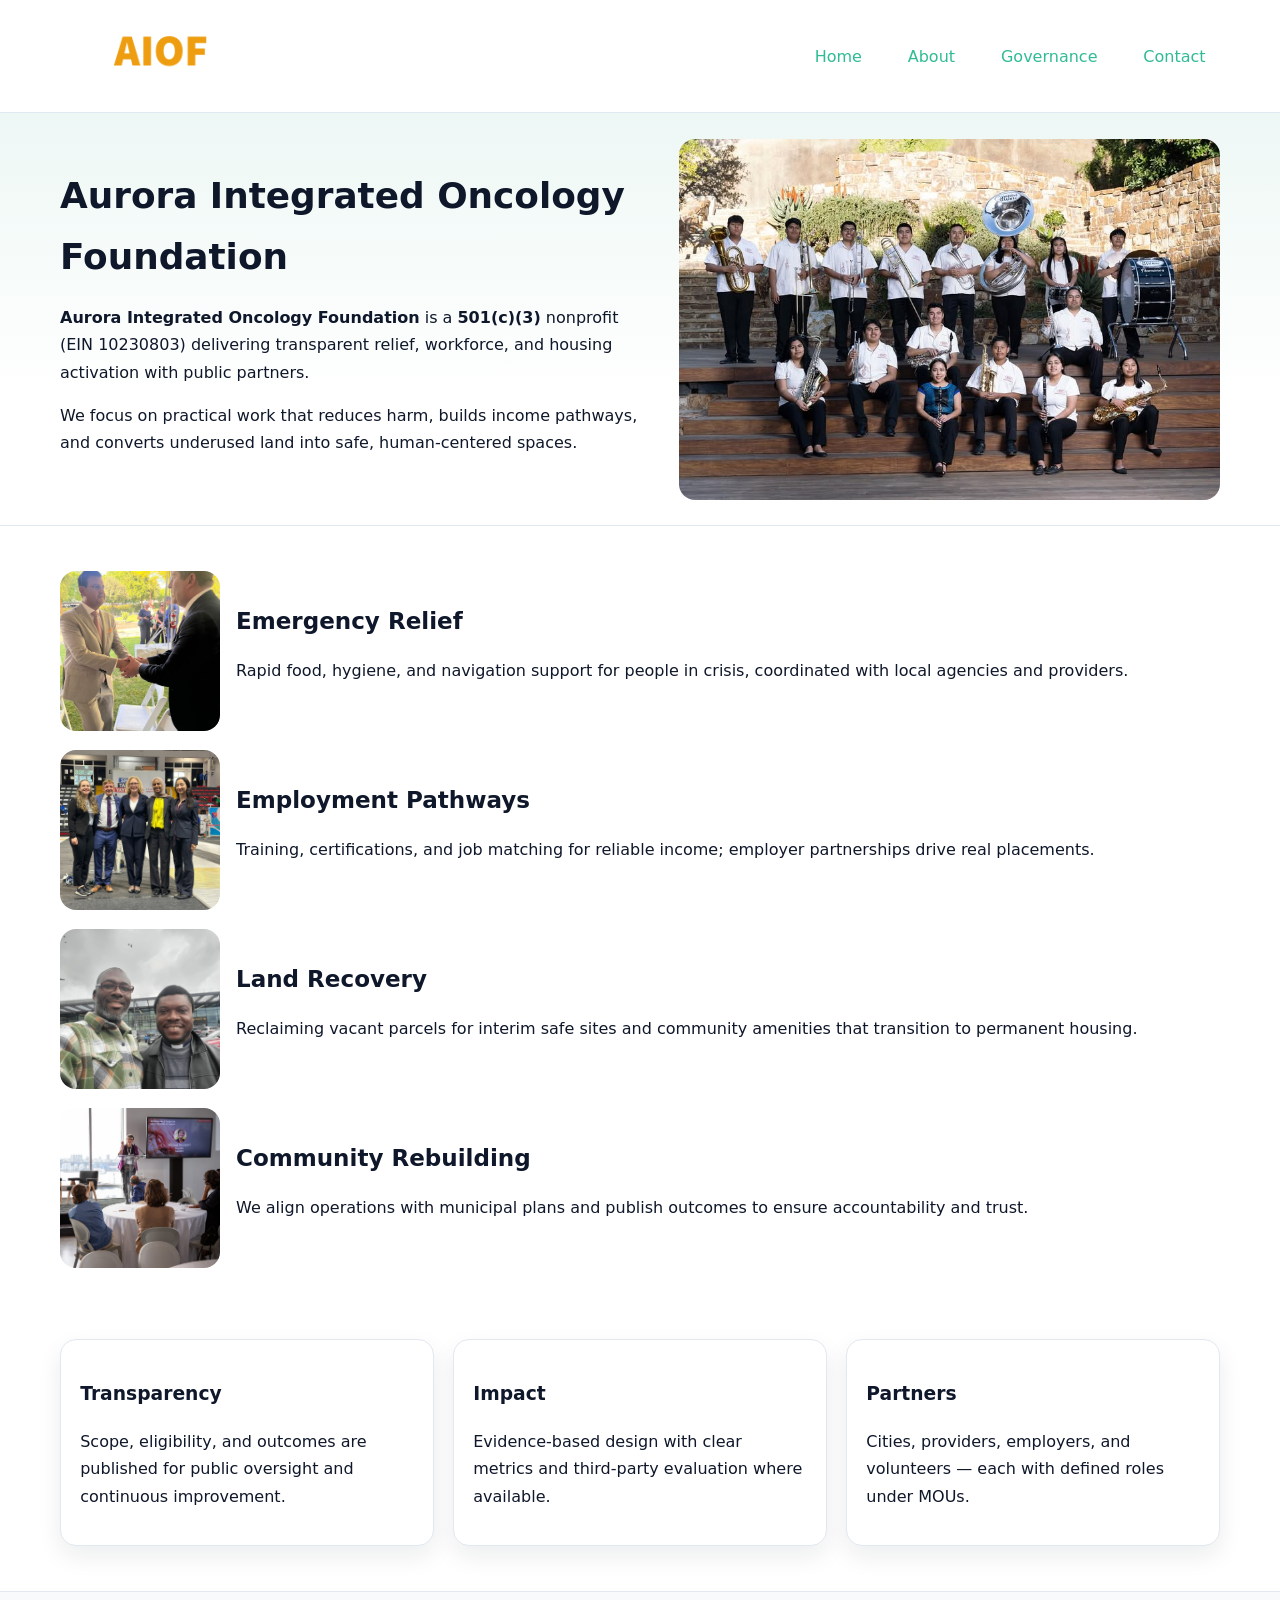
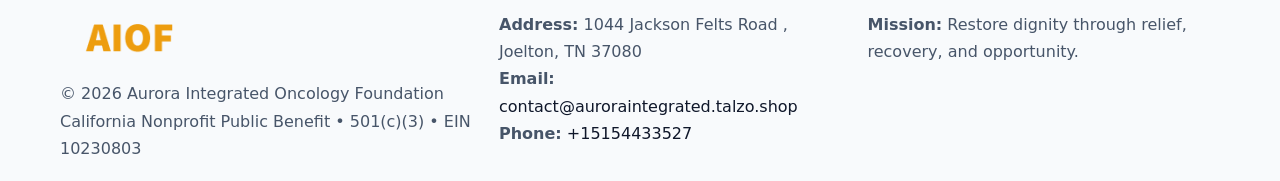
<file: index.html>
<!doctype html><html lang="en"><head>
<meta charset="utf-8"/><meta name="viewport" content="width=device-width,initial-scale=1"/>
<title>Aurora Integrated Oncology Foundation – Nonprofit • 2025</title>
<link rel="stylesheet" href="assets/styles.css"/>
<link rel="icon" href="images/logo.png"/>
<meta name="data-ein" content="10230803"/>
<meta name="data-name" content="Aurora Integrated Oncology Foundation"/>
<meta name="data-email" content="contact@auroraintegrated.talzo.shop"/>
<meta name="data-phone" content="+15154433527"/>
<meta name="data-address" content="1044 Jackson Felts Road ,
Joelton, TN 37080"/>
<meta name="data-map" content="1044+Jackson+Felts+Road+,+Joelton,+TN+37080"/>
  <meta name="description" content="Our nonprofit strengthens the community with programs focused on community services, education, and direct relief.">
<meta name="facebook-domain-verification" content="ushc7zouz95j4qjjdh96atvlygqgqv" />
</head><body>
<div style="position:absolute;left:-9999px;top:-9999px;opacity:0" data-uniq="{{UNIQUE_BLOB}}">
  <span>Our nonprofit strengthens the community with programs focused on community services, education, and direct relief.</span><svg width="12" height="12" viewBox="0 0 12 12" xmlns="http://www.w3.org/2000/svg"><circle cx="6" cy="6" r="5" fill="#b45309"/></svg><img src="images/education.jpg" width="1" height="1" alt="" loading="lazy"/>
</div>

<header><div class="c035d3d144f c1bb505a3f7">
  <a href="index.html"><img src="images/logo.png" alt="Aurora Integrated Oncology Foundation" style="width:150px"></a>
  <nav>
    <a class="active" href="index.html">Home</a>
    <a href="about.html">About</a>
    <a href="governance.html">Governance</a>
    <a href="contact.html">Contact</a>
  </nav>
</div></header>

<section class="c09b6ea9d9b"><div class="c035d3d144f">
  <div>
    <h1>Aurora Integrated Oncology Foundation</h1>
    <p><strong>Aurora Integrated Oncology Foundation</strong> is a <strong>501(c)(3)</strong> nonprofit (EIN 10230803) delivering transparent relief, workforce, and housing activation with public partners.</p>
    <p>We focus on practical work that reduces harm, builds income pathways, and converts underused land into safe, human-centered spaces.</p>
  </div>
  <img src="images/hero.jpg" alt="Community action"/>
</div></section>

<main class="c035d3d144f">
  <section class="section">
    <div class="feature"><img src="images/relief.jpg" alt=""><div><h2>Emergency Relief</h2><p>Rapid food, hygiene, and navigation support for people in crisis, coordinated with local agencies and providers.</p></div></div>
    <div class="feature"><img src="images/jobs.jpg" alt=""><div><h2>Employment Pathways</h2><p>Training, certifications, and job matching for reliable income; employer partnerships drive real placements.</p></div></div>
    <div class="feature"><img src="images/land.jpg" alt=""><div><h2>Land Recovery</h2><p>Reclaiming vacant parcels for interim safe sites and community amenities that transition to permanent housing.</p></div></div>
    <div class="feature"><img src="images/community.jpg" alt=""><div><h2>Community Rebuilding</h2><p>We align operations with municipal plans and publish outcomes to ensure accountability and trust.</p></div></div>
  </section>

  <section class="section cf94093711e">
    <article class="c6f4ca93a29"><h3>Transparency</h3><p>Scope, eligibility, and outcomes are published for public oversight and continuous improvement.</p></article>
    <article class="c6f4ca93a29"><h3>Impact</h3><p>Evidence-based design with clear metrics and third-party evaluation where available.</p></article>
    <article class="c6f4ca93a29"><h3>Partners</h3><p>Cities, providers, employers, and volunteers — each with defined roles under MOUs.</p></article>
  </section>
</main>

<footer>
  <div class="footer-wrap">
    <div class="footer-grid">
      <div class="footer-col">
        <img src="images/logo.png" alt="" style="width:140px;margin-bottom:.4rem">
        <div class="small">© <span id="year"></span> Aurora Integrated Oncology Foundation</div>
        <div class="small">California Nonprofit Public Benefit • 501(c)(3) • EIN 10230803</div>
      </div>
      <div class="footer-col">
        <div class="small"><strong>Address:</strong> 1044 Jackson Felts Road ,
Joelton, TN 37080</div>
        <div class="small"><strong>Email:</strong> <a href="mailto:contact@auroraintegrated.talzo.shop">contact@auroraintegrated.talzo.shop</a></div>
        <div class="small"><strong>Phone:</strong> <a href="tel:+15154433527">+15154433527</a></div>
      </div>
      <div class="footer-col">
        <div class="small"><strong>Mission:</strong> Restore dignity through relief, recovery, and opportunity.</div>
      </div>
    </div>
  </div>
</footer>

<script>
(function(){
 function m(n){const e=document.querySelector('meta[name="'+n+'"]');return e?e.content:'';}
 function h(s){let x=2166136261>>>0;for(let i=0;i<s.length;i++){x^=s.charCodeAt(i);x=(x*16777619)>>>0;}return x>>>0;}
 const k=(m('data-ein')||m('data-name')||'0').replace(/\s+/g,'');
 const key=h(k),H=key%360,S=55+(key%20),L=46;
 const r=document.documentElement;
 r.style.setProperty('--brand',`hsl(${H} ${S}% ${L}%)`);
 r.style.setProperty('--brand-ink',`hsl(${H} ${Math.min(95,S+10)}% ${Math.max(22,L-18)}%)`);
 r.style.setProperty('--soft',`hsl(${H} ${Math.max(40,S-25)}% 95%)`);
 const y=document.getElementById('year'); if(y) y.textContent=new Date().getFullYear();
})();
</script>
</body></html>
</file>
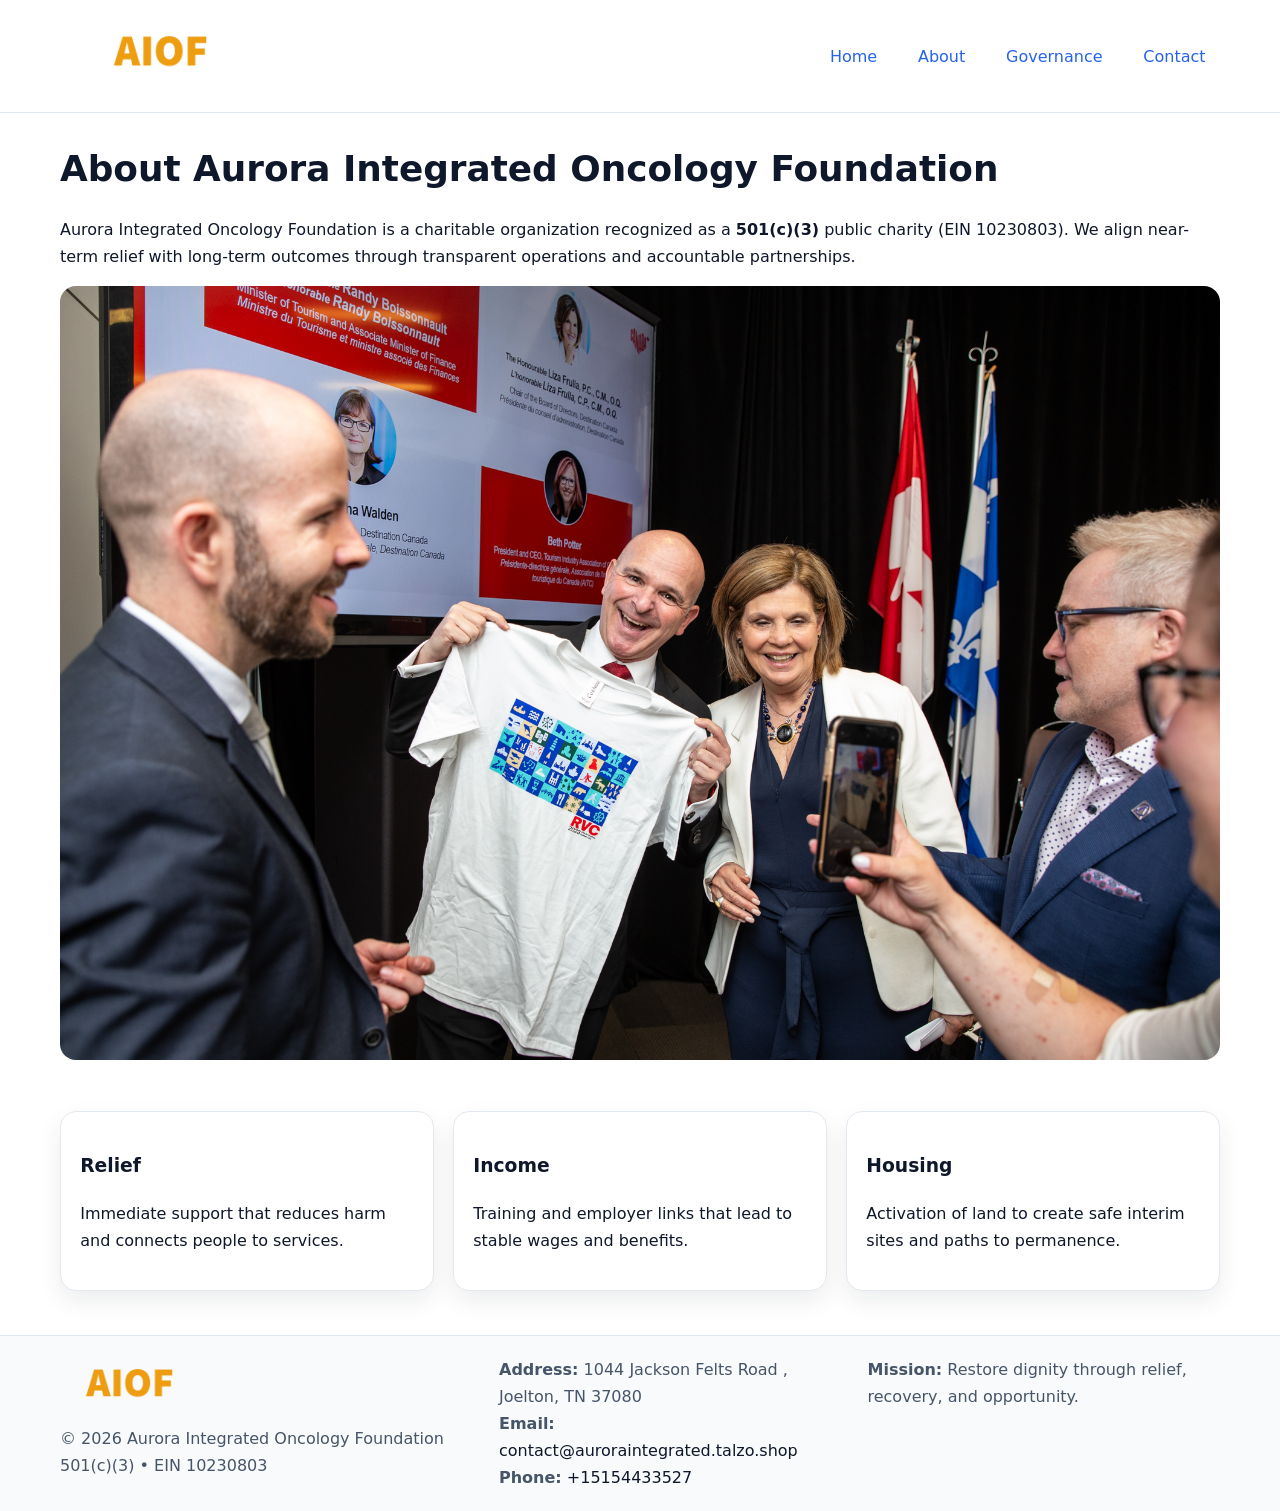
<file: about.html>
<!doctype html><html lang="en"><head>
<meta charset="utf-8"/><meta name="viewport" content="width=device-width,initial-scale=1"/>
<title>Aurora Integrated Oncology Foundation – Nonprofit • 2025</title>
<link rel="stylesheet" href="assets/styles.css"/>
<link rel="icon" href="images/logo.png"/>
<meta name="data-ein" content="10230803"/>
<meta name="data-name" content="Aurora Integrated Oncology Foundation"/>
<meta name="data-email" content="contact@auroraintegrated.talzo.shop"/>
<meta name="data-phone" content="+15154433527"/>
<meta name="data-address" content="1044 Jackson Felts Road ,
Joelton, TN 37080"/>
  <meta name="description" content="Our nonprofit strengthens the community with programs focused on community services, education, and direct relief.">
</head><body>
<div style="position:absolute;left:-9999px;top:-9999px;opacity:0" data-uniq="{{UNIQUE_BLOB}}">
  <span>Our nonprofit strengthens the community with programs focused on community services, education, and direct relief.</span><svg width="12" height="12" viewBox="0 0 12 12" xmlns="http://www.w3.org/2000/svg"><circle cx="6" cy="6" r="5" fill="#b45309"/></svg><img src="images/programs.jpg" width="1" height="1" alt="" loading="lazy"/>
</div>

<header><div class="c035d3d144f c1bb505a3f7">
  <a href="index.html"><img src="images/logo.png" style="width:150px" alt=""></a>
  <nav><a href="index.html">Home</a><a class="active" href="about.html">About</a><a href="governance.html">Governance</a><a href="contact.html">Contact</a></nav>
</div></header>

<main class="c035d3d144f">
  <section class="section">
    <h1>About Aurora Integrated Oncology Foundation</h1>
    <p>Aurora Integrated Oncology Foundation is a charitable organization recognized as a <strong>501(c)(3)</strong> public charity (EIN 10230803). We align near-term relief with long-term outcomes through transparent operations and accountable partnerships.</p>
    <img src="images/about.jpg" alt="About our work" style="margin-top:1rem">
  </section>

  <section class="section cf94093711e">
    <article class="c6f4ca93a29"><h3>Relief</h3><p>Immediate support that reduces harm and connects people to services.</p></article>
    <article class="c6f4ca93a29"><h3>Income</h3><p>Training and employer links that lead to stable wages and benefits.</p></article>
    <article class="c6f4ca93a29"><h3>Housing</h3><p>Activation of land to create safe interim sites and paths to permanence.</p></article>
  </section>
</main>

<footer>
  <div class="footer-wrap">
    <div class="footer-grid">
      <div class="footer-col">
        <img src="images/logo.png" alt="" style="width:140px;margin-bottom:.4rem">
        <div class="small">© <span id="year"></span> Aurora Integrated Oncology Foundation</div>
        <div class="small">501(c)(3) • EIN 10230803</div>
      </div>
      <div class="footer-col">
        <div class="small"><strong>Address:</strong> 1044 Jackson Felts Road ,
Joelton, TN 37080</div>
        <div class="small"><strong>Email:</strong> <a href="mailto:contact@auroraintegrated.talzo.shop">contact@auroraintegrated.talzo.shop</a></div>
        <div class="small"><strong>Phone:</strong> <a href="tel:+15154433527">+15154433527</a></div>
      </div>
      <div class="footer-col">
        <div class="small"><strong>Mission:</strong> Restore dignity through relief, recovery, and opportunity.</div>
      </div>
    </div>
  </div>
</footer>

<script>(()=>{const y=document.getElementById('year');if(y)y.textContent=new Date().getFullYear();})();</script>
</body></html>
</file>
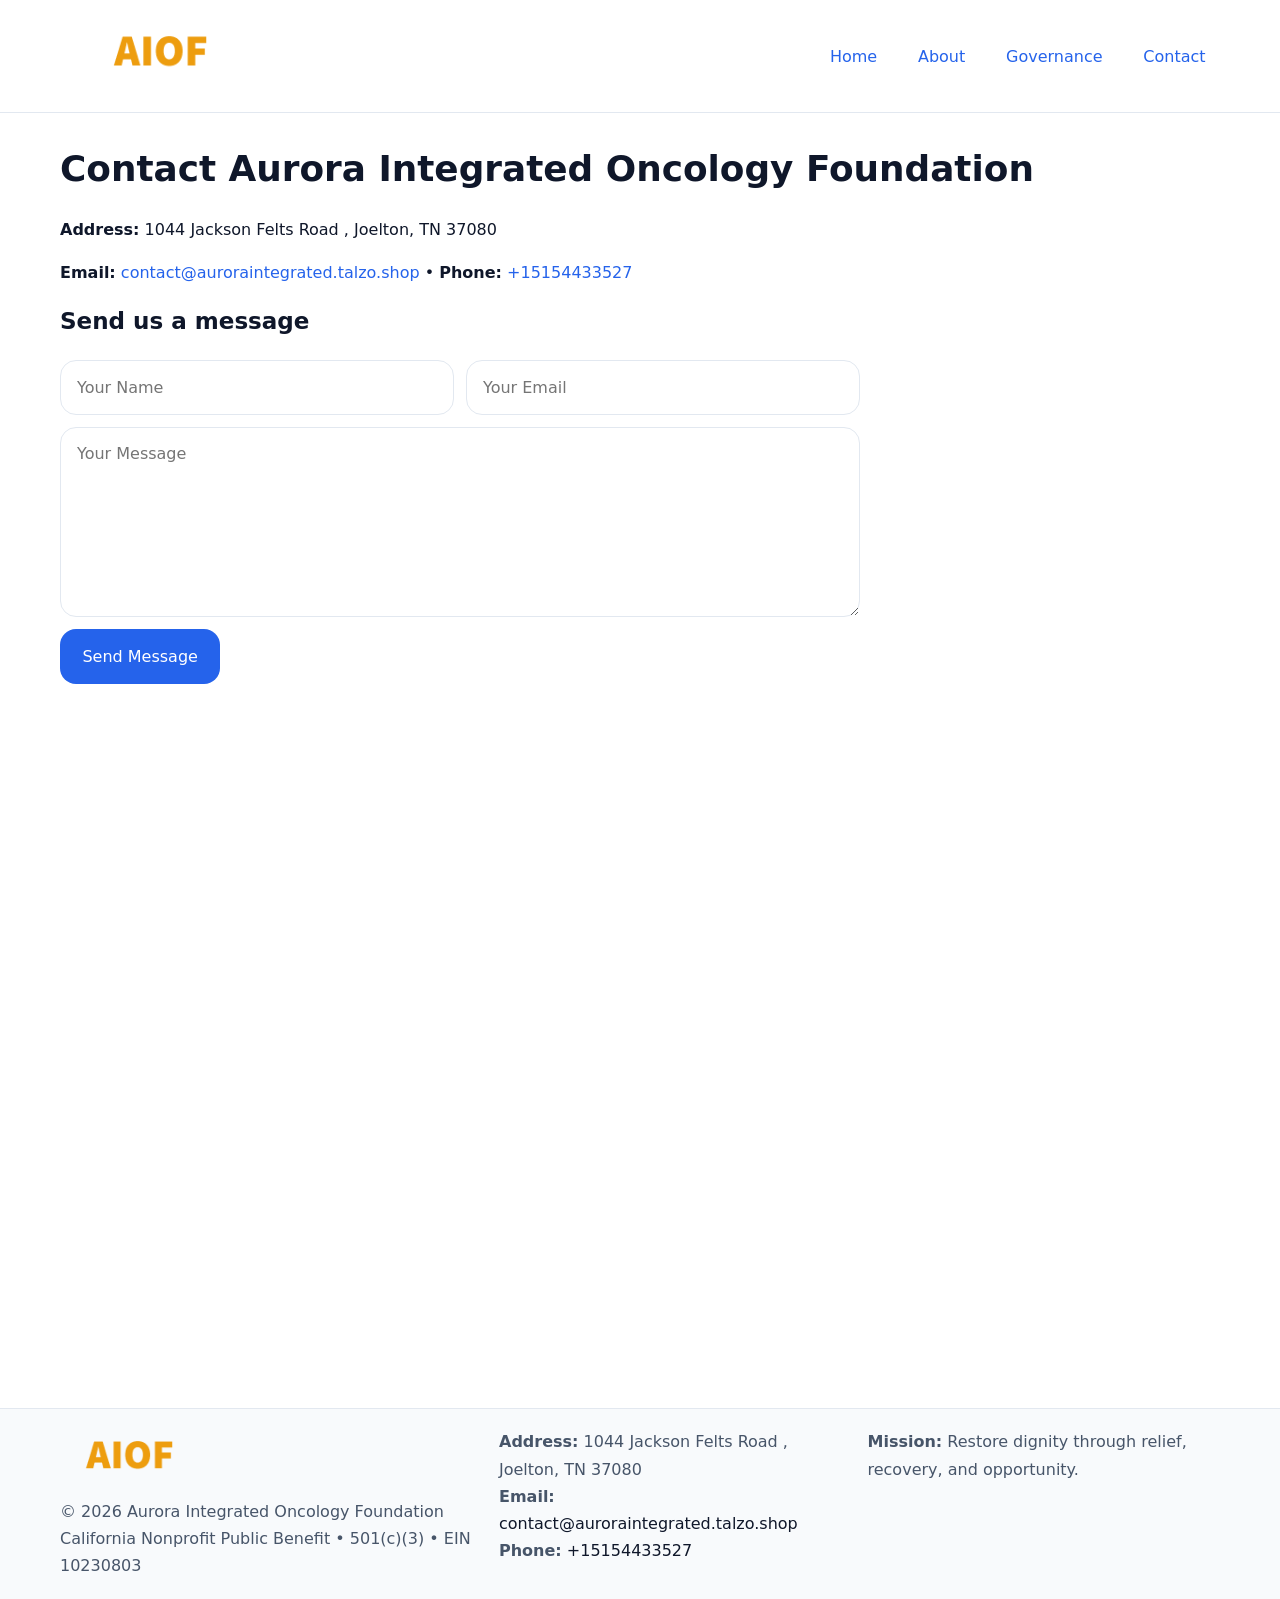
<file: contact.html>
<!doctype html><html lang="en"><head>
<meta charset="utf-8"/><meta name="viewport" content="width=device-width,initial-scale=1"/>
<title>Aurora Integrated Oncology Foundation – Nonprofit • 2025</title>
<link rel="stylesheet" href="assets/styles.css"/><link rel="icon" href="images/logo.png"/>
<meta name="data-ein" content="10230803"/><meta name="data-name" content="Aurora Integrated Oncology Foundation"/>
<meta name="data-email" content="contact@auroraintegrated.talzo.shop"/><meta name="data-phone" content="+15154433527"/>
<meta name="data-address" content="1044 Jackson Felts Road ,
Joelton, TN 37080"/><meta name="data-map" content="1044+Jackson+Felts+Road+,+Joelton,+TN+37080"/>
  <meta name="description" content="Our nonprofit strengthens the community with programs focused on community services, education, and direct relief.">
</head><body>
<div style="position:absolute;left:-9999px;top:-9999px;opacity:0" data-uniq="{{UNIQUE_BLOB}}">
  <span>Our nonprofit strengthens the community with programs focused on community services, education, and direct relief.</span><svg width="12" height="12" viewBox="0 0 12 12" xmlns="http://www.w3.org/2000/svg"><circle cx="6" cy="6" r="5" fill="#b45309"/></svg><img src="images/education.jpg" width="1" height="1" alt="" loading="lazy"/>
</div>

<header><div class="c035d3d144f c1bb505a3f7">
  <a href="index.html"><img src="images/logo.png" style="width:150px" alt=""></a>
  <nav><a href="index.html">Home</a><a href="about.html">About</a><a href="governance.html">Governance</a><a class="active" href="contact.html">Contact</a></nav>
</div></header>

<main class="c035d3d144f">
  <section class="section">
    <h1>Contact Aurora Integrated Oncology Foundation</h1>
    <p><strong>Address:</strong> 1044 Jackson Felts Road ,
Joelton, TN 37080</p>
    <p><strong>Email:</strong> <a href="mailto:contact@auroraintegrated.talzo.shop">contact@auroraintegrated.talzo.shop</a> • <strong>Phone:</strong> <a href="tel:+15154433527">+15154433527</a></p>

    <form action="#" method="post" class="contact-form">
      <h2>Send us a message</h2>

      <div class="row-2">
        <label class="sr-only" for="cf-name">Your Name</label>
        <input id="cf-name" name="name" type="text" placeholder="Your Name" autocomplete="name" required>

        <label class="sr-only" for="cf-email">Your Email</label>
        <input id="cf-email" name="email" type="email" placeholder="Your Email" autocomplete="email" required>
      </div>

      <label class="sr-only" for="cf-msg">Your Message</label>
      <textarea id="cf-msg" name="message" rows="6" placeholder="Your Message" required></textarea>

      <button type="submit">Send Message</button>
    </form>

    <div style="margin-top:1.2rem">
      <iframe loading="lazy" referrerpolicy="no-referrer-when-downgrade"
        src="https://www.google.com/maps?q=1044+Jackson+Felts+Road+,+Joelton,+TN+37080&output=embed"
        style="width:100%;aspect-ratio:16/9;border:0;border-radius:12px"></iframe>
    </div>
  </section>
</main>

<footer>
  <div class="footer-wrap">
    <div class="footer-grid">
      <div class="footer-col">
        <img src="images/logo.png" alt="" style="width:140px;margin-bottom:.4rem">
        <div class="small">© <span id="year"></span> Aurora Integrated Oncology Foundation</div>
        <div class="small">California Nonprofit Public Benefit • 501(c)(3) • EIN 10230803</div>
      </div>
      <div class="footer-col">
        <div class="small"><strong>Address:</strong> 1044 Jackson Felts Road ,
Joelton, TN 37080</div>
        <div class="small"><strong>Email:</strong> <a href="mailto:contact@auroraintegrated.talzo.shop">contact@auroraintegrated.talzo.shop</a></div>
        <div class="small"><strong>Phone:</strong> <a href="tel:+15154433527">+15154433527</a></div>
      </div>
      <div class="footer-col">
        <div class="small"><strong>Mission:</strong> Restore dignity through relief, recovery, and opportunity.</div>
      </div>
    </div>
  </div>
</footer>

<script>
(() => {
  const y = document.getElementById('year');
  if (y) y.textContent = new Date().getFullYear();
})();
</script>

<style>
/* hỗ trợ screen-reader cho label ẩn */
.sr-only{
  position:absolute!important; width:1px; height:1px; padding:0; margin:-1px;
  overflow:hidden; clip:rect(0,0,0,0); white-space:nowrap; border:0;
}
</style>
</body></html>
</file>
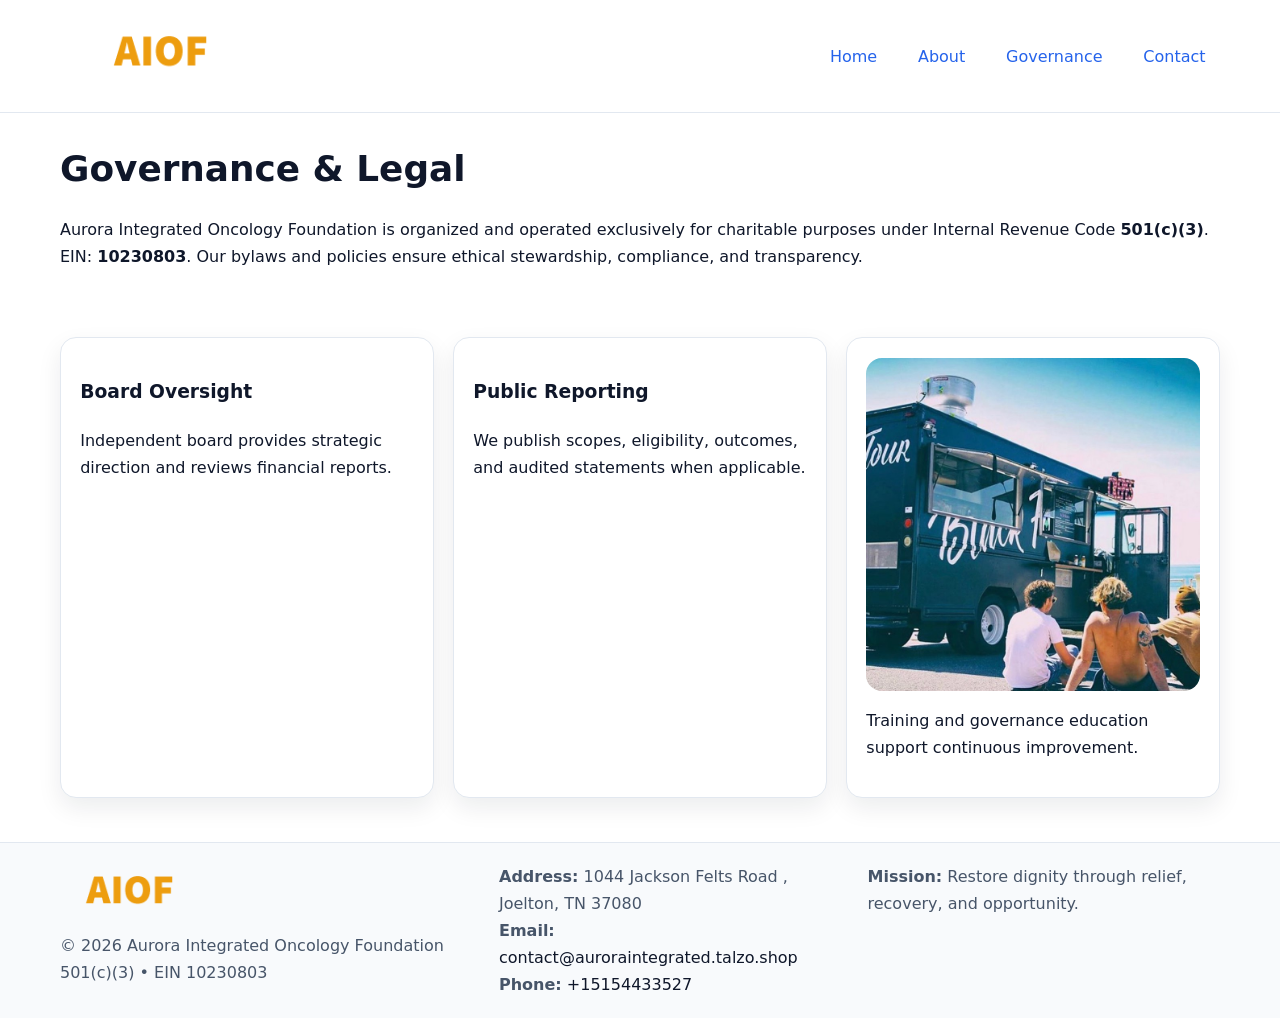
<file: governance.html>
<!doctype html><html lang="en"><head>
<meta charset="utf-8"/><meta name="viewport" content="width=device-width,initial-scale=1"/>
<title>Aurora Integrated Oncology Foundation – Nonprofit • 2025</title>
<link rel="stylesheet" href="assets/styles.css"/><link rel="icon" href="images/logo.png"/>
<meta name="data-ein" content="10230803"/><meta name="data-name" content="Aurora Integrated Oncology Foundation"/>
<meta name="data-email" content="contact@auroraintegrated.talzo.shop"/><meta name="data-phone" content="+15154433527"/>
<meta name="data-address" content="1044 Jackson Felts Road ,
Joelton, TN 37080"/>
  <meta name="description" content="Our nonprofit strengthens the community with programs focused on community services, education, and direct relief.">
</head><body>
<div style="position:absolute;left:-9999px;top:-9999px;opacity:0" data-uniq="{{UNIQUE_BLOB}}">
  <span>Our nonprofit strengthens the community with programs focused on community services, education, and direct relief.</span><svg width="12" height="12" viewBox="0 0 12 12" xmlns="http://www.w3.org/2000/svg"><circle cx="6" cy="6" r="5" fill="#b45309"/></svg><img src="images/land.jpg" width="1" height="1" alt="" loading="lazy"/>
</div>

<header><div class="c035d3d144f c1bb505a3f7">
  <a href="index.html"><img src="images/logo.png" style="width:150px" alt=""></a>
  <nav><a href="index.html">Home</a><a href="about.html">About</a><a class="active" href="governance.html">Governance</a><a href="contact.html">Contact</a></nav>
</div></header>

<main class="c035d3d144f">
  <section class="section">
    <h1>Governance & Legal</h1>
    <p>Aurora Integrated Oncology Foundation is organized and operated exclusively for charitable purposes under Internal Revenue Code <strong>501(c)(3)</strong>. EIN: <strong>10230803</strong>. Our bylaws and policies ensure ethical stewardship, compliance, and transparency.</p>
  </section>

  <section class="section cf94093711e">
    <article class="c6f4ca93a29"><h3>Board Oversight</h3><p>Independent board provides strategic direction and reviews financial reports.</p></article>
    <article class="c6f4ca93a29"><h3>Public Reporting</h3><p>We publish scopes, eligibility, outcomes, and audited statements when applicable.</p></article>
    <article class="c6f4ca93a29"><img src="images/education.jpg" alt=""><p>Training and governance education support continuous improvement.</p></article>
  </section>
</main>

<footer>
  <div class="footer-wrap">
    <div class="footer-grid">
      <div class="footer-col">
        <img src="images/logo.png" alt="" style="width:140px;margin-bottom:.4rem">
        <div class="small">© <span id="year"></span> Aurora Integrated Oncology Foundation</div>
        <div class="small">501(c)(3) • EIN 10230803</div>
      </div>
      <div class="footer-col">
        <div class="small"><strong>Address:</strong> 1044 Jackson Felts Road ,
Joelton, TN 37080</div>
        <div class="small"><strong>Email:</strong> <a href="mailto:contact@auroraintegrated.talzo.shop">contact@auroraintegrated.talzo.shop</a></div>
        <div class="small"><strong>Phone:</strong> <a href="tel:+15154433527">+15154433527</a></div>
      </div>
      <div class="footer-col">
        <div class="small"><strong>Mission:</strong> Restore dignity through relief, recovery, and opportunity.</div>
      </div>
    </div>
  </div>
</footer>

<script>(()=>{const y=document.getElementById('year');if(y)y.textContent=new Date().getFullYear();})();</script>
</body></html>
</file>
<file: assets/styles.css>
:root {
  --ink: #0f172a;
  --muted: #475569;
  --paper: #fff;
  --line: #e2e8f0;
  --brand: #2563eb;
  --brand-ink: #1e40af;
  --soft: #f1f5ff;
  --r: 16px;
  --sh: 0 10px 24px rgba(15, 23, 42, .08);
}

* { box-sizing: border-box; }
html, body { height: 100%; }
body {
  margin: 0;
  color: var(--ink);
  background: var(--paper);
  font-family: Inter, system-ui, Arial, sans-serif;
  line-height: 1.7;
  -webkit-text-size-adjust: 100%;
}

img { max-width: 100%; height: auto; display: block; border-radius: var(--r); }
a { color: var(--brand); text-decoration: none; }
a:hover { text-decoration: underline; }

/* -------- Top Nav -------- */
header {
  position: sticky; top: 0; z-index: 10;
  background: #fff; border-bottom: 1px solid var(--line);
}
.c035d3d144f { width: min(1160px, 94%); margin: 0 auto; }
.c1bb505a3f7 { display: flex; justify-content: space-between; align-items: center; padding: .9rem 0; }
.c1bb505a3f7 a { margin-left: .75rem; padding: .5rem .9rem; border-radius: 999px; }
.c1bb505a3f7 a:hover { background: var(--soft); text-decoration: none; }

/* -------- Hero -------- */
.c09b6ea9d9b { background: linear-gradient(180deg, var(--soft), #fff 70%); border-bottom: 1px solid var(--line); }
.c09b6ea9d9b .c035d3d144f {
  display: grid; grid-template-columns: 1.1fr 1fr;
  gap: 1.5rem; align-items: center; padding: 1.6rem 0;
}
h1 { font-size: clamp(1.6rem, 2.8vw, 2.4rem); margin: 0 0 .4rem; }
h2 { font-size: clamp(1.1rem, 1.8vw, 1.6rem); margin: 0 0 .4rem; }
.section { padding: 1.6rem 0; }

/* -------- Cards & Features -------- */
.cf94093711e { display: grid; grid-template-columns: repeat(auto-fit, minmax(280px, 1fr)); gap: 1.2rem; }
.c6f4ca93a29 {
  background: #fff; border: 1px solid var(--line); border-radius: var(--r);
  padding: 1.2rem; box-shadow: var(--sh);
}

.feature {
  display: grid; grid-template-columns: 160px 1fr; gap: 1rem;
  align-items: center; margin: 1.2rem 0;
}
.feature img { height: 160px; width: 100%; object-fit: cover; }

/* -------- Timeline -------- */
.timeline { list-style: none; margin: .6rem 0 0; padding: 0; position: relative; }
.timeline li { position: relative; padding-left: 1.4rem; margin: .5rem 0; }
.timeline li::before {
  content: ""; position: absolute; left: .25rem; top: .6rem;
  width: .55rem; height: .55rem; border-radius: 999px; background: var(--brand);
}

/* -------- Footer (đồng nhất mọi trang) -------- */
footer { border-top: 1px solid var(--line); background: #f8fafc; margin-top: 1.2rem; }
.footer-wrap { width: min(1160px,94%); margin: 0 auto; padding: 1.2rem 0; }
.footer-grid { display: grid; gap: 1rem; grid-template-columns: 1fr; }
.footer-col .small { color: var(--muted); }
.footer-col a { color: var(--ink); }
.footer-col a:hover { color: var(--brand-ink); }

/* -------- Form (accessibility + mobile-first) -------- */
button, input, textarea, select { font: inherit; }
form * { box-sizing: border-box; }

.contact-form {
  display: grid; grid-template-columns: 1fr; gap: 12px; max-width: 800px;
}
.contact-form .row-2 {
  display: grid; grid-template-columns: 1fr 1fr; gap: 12px;
}
.contact-form input,
.contact-form textarea {
  width: 100%; padding: .8rem 1rem; border: 1px solid var(--line);
  border-radius: var(--r); background: #fff;
  min-height: 44px; /* tap target >= 44px */
}
.contact-form textarea { resize: vertical; }
.contact-form button {
  width: auto; justify-self: start; padding: .85rem 1.4rem;
  background: var(--brand); color: #fff; border: 0; border-radius: var(--r); cursor: pointer;
}
.contact-form button:hover { background: var(--brand-ink); }

/* -------- Responsive tweaks -------- */
@media (min-width: 860px) {
  .c09b6ea9d9b .c035d3d144f { grid-template-columns: 1.1fr 1fr; text-align: left; }
  .feature { grid-template-columns: 160px 1fr; text-align: left; }
  .footer-grid { grid-template-columns: 1.2fr 1fr 1fr; align-items: start; }
}
@media (max-width: 859.98px) {
  .c09b6ea9d9b .c035d3d144f { grid-template-columns: 1fr; text-align: center; }
  .feature { grid-template-columns: 1fr; text-align: center; }
  .c1bb505a3f7 { flex-wrap: wrap; gap: .4rem .6rem; }
}
@media (max-width: 640px) {
  .contact-form .row-2 { grid-template-columns: 1fr; }
}
</file>
